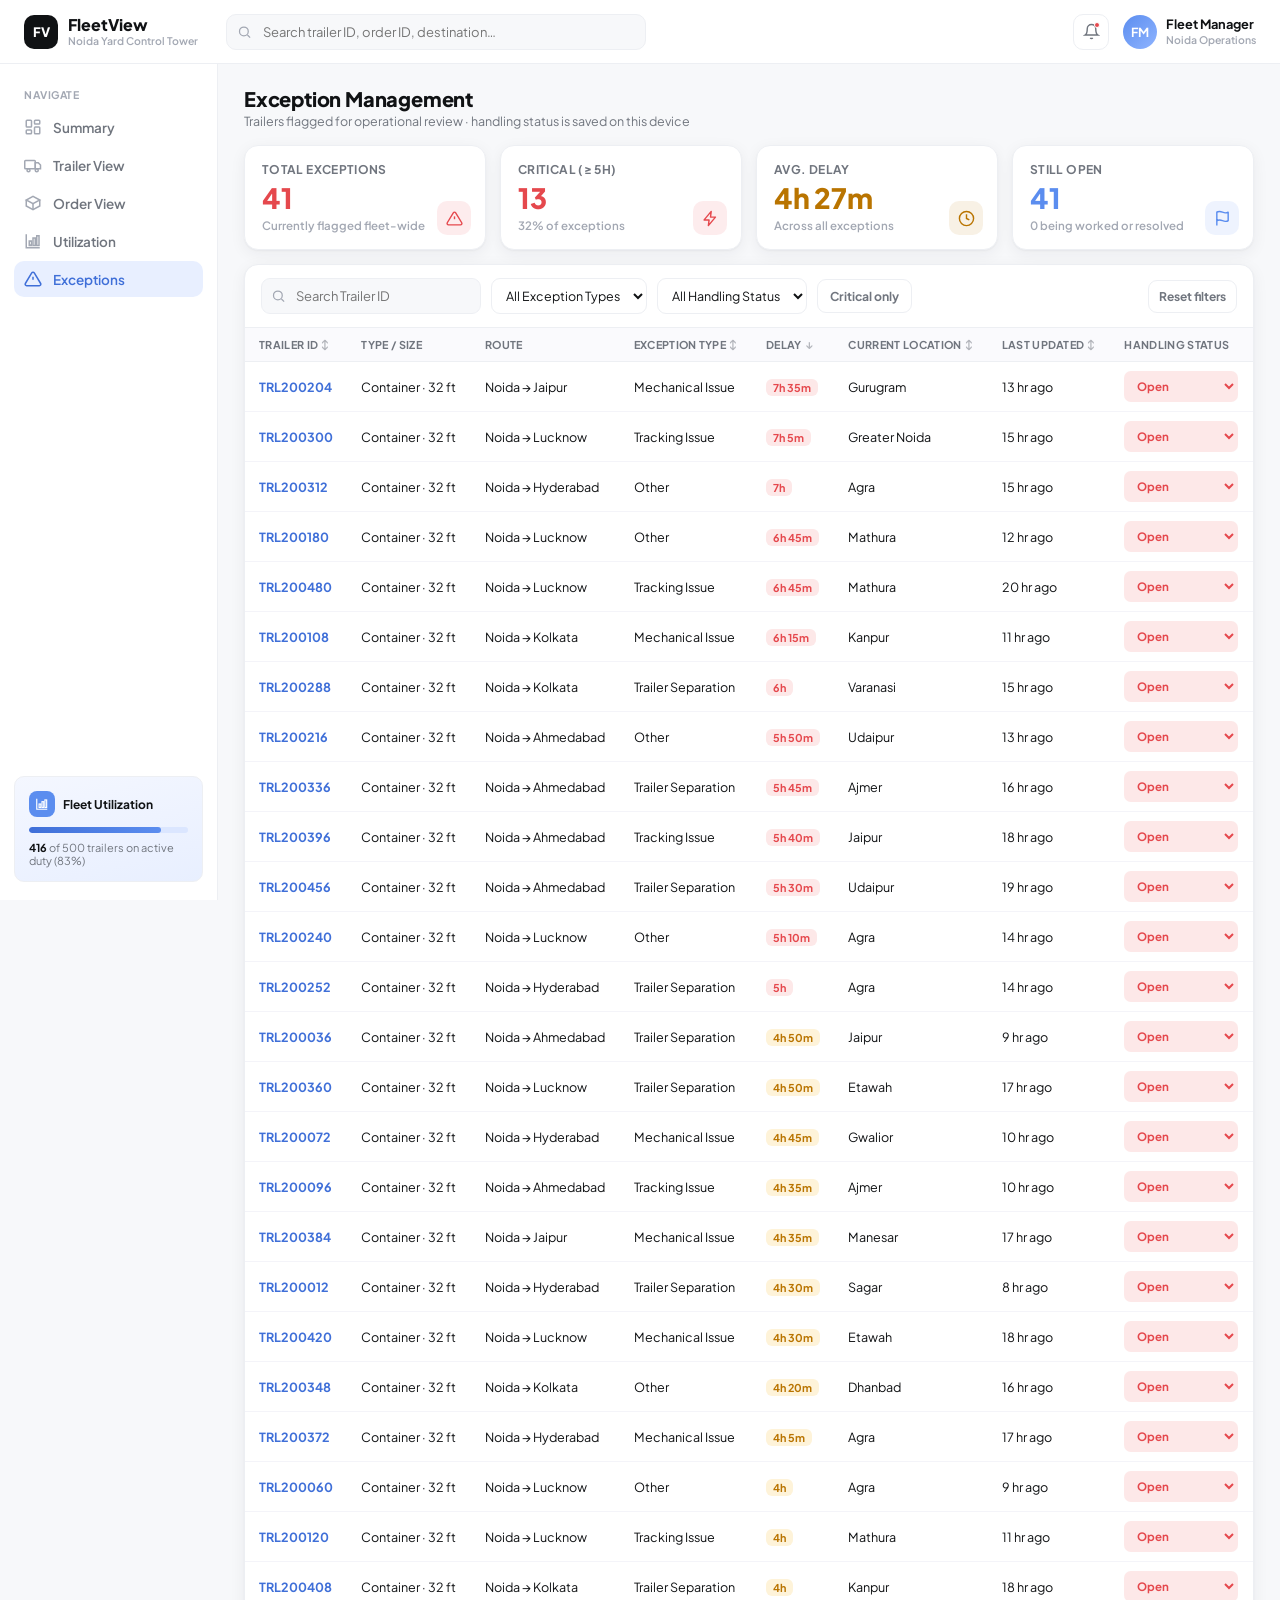
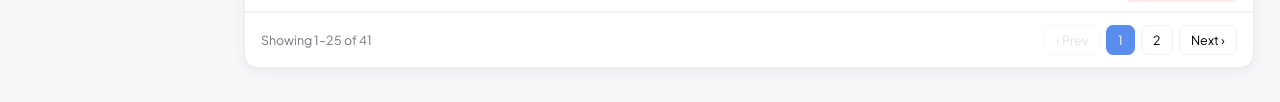
<file: exceptions.html>
<!DOCTYPE html>
<html lang="en">
<head>
<meta charset="UTF-8">
<title>Exceptions — FleetView</title>
<meta name="viewport" content="width=device-width, initial-scale=1.0">
<link rel="preconnect" href="https://fonts.googleapis.com">
<link rel="preconnect" href="https://fonts.gstatic.com" crossorigin>
<link href="https://fonts.googleapis.com/css2?family=Plus+Jakarta+Sans:wght@400;500;600;700;800&display=swap" rel="stylesheet">
<link rel="stylesheet" href="assets/style.css">
</head>
<body data-page="exceptions">
<header id="topbar"></header>
<div class="app-shell">
<nav id="sidebar-nav"></nav>

<main id="main">
  <div class="page-header">
    <div>
      <h1 class="page-title">Exception Management</h1>
      <div class="page-sub">Trailers flagged for operational review · handling status is saved on this device</div>
    </div>
  </div>

  <div class="kpi-row kpi-row-4" id="exc-kpi-row"></div>

  <div class="panel">
    <div class="toolbar">
      <div class="search-box">
        <svg class="search-icon" viewBox="0 0 24 24" fill="none" stroke="currentColor" stroke-width="2"><circle cx="11" cy="11" r="7"/><path d="M21 21l-4.3-4.3"/></svg>
        <input id="search-input" type="text" placeholder="Search Trailer ID" autocomplete="off">
      </div>
      <select class="select" id="filter-type">
        <option value="">All Exception Types</option>
      </select>
      <select class="select" id="filter-handling">
        <option value="">All Handling Status</option>
        <option value="open">Open</option>
        <option value="investigating">Investigating</option>
        <option value="resolved">Resolved</option>
      </select>
      <button class="chip-toggle" id="filter-critical">Critical only</button>
      <span class="spacer"></span>
      <button class="btn-reset" id="btn-reset">Reset filters</button>
    </div>

    <div class="table-scroll">
      <table>
        <thead>
          <tr id="thead-row"></tr>
        </thead>
        <tbody id="table-body"></tbody>
      </table>
    </div>

    <div class="pagination">
      <div id="pagination-info"></div>
      <div class="pagination-btns" id="pagination-btns"></div>
    </div>
  </div>
</main>
</div>

<script src="assets/data.js"></script>
<script src="assets/app.js"></script>
<script src="assets/exceptions.js"></script>
</body>
</html>
</file>
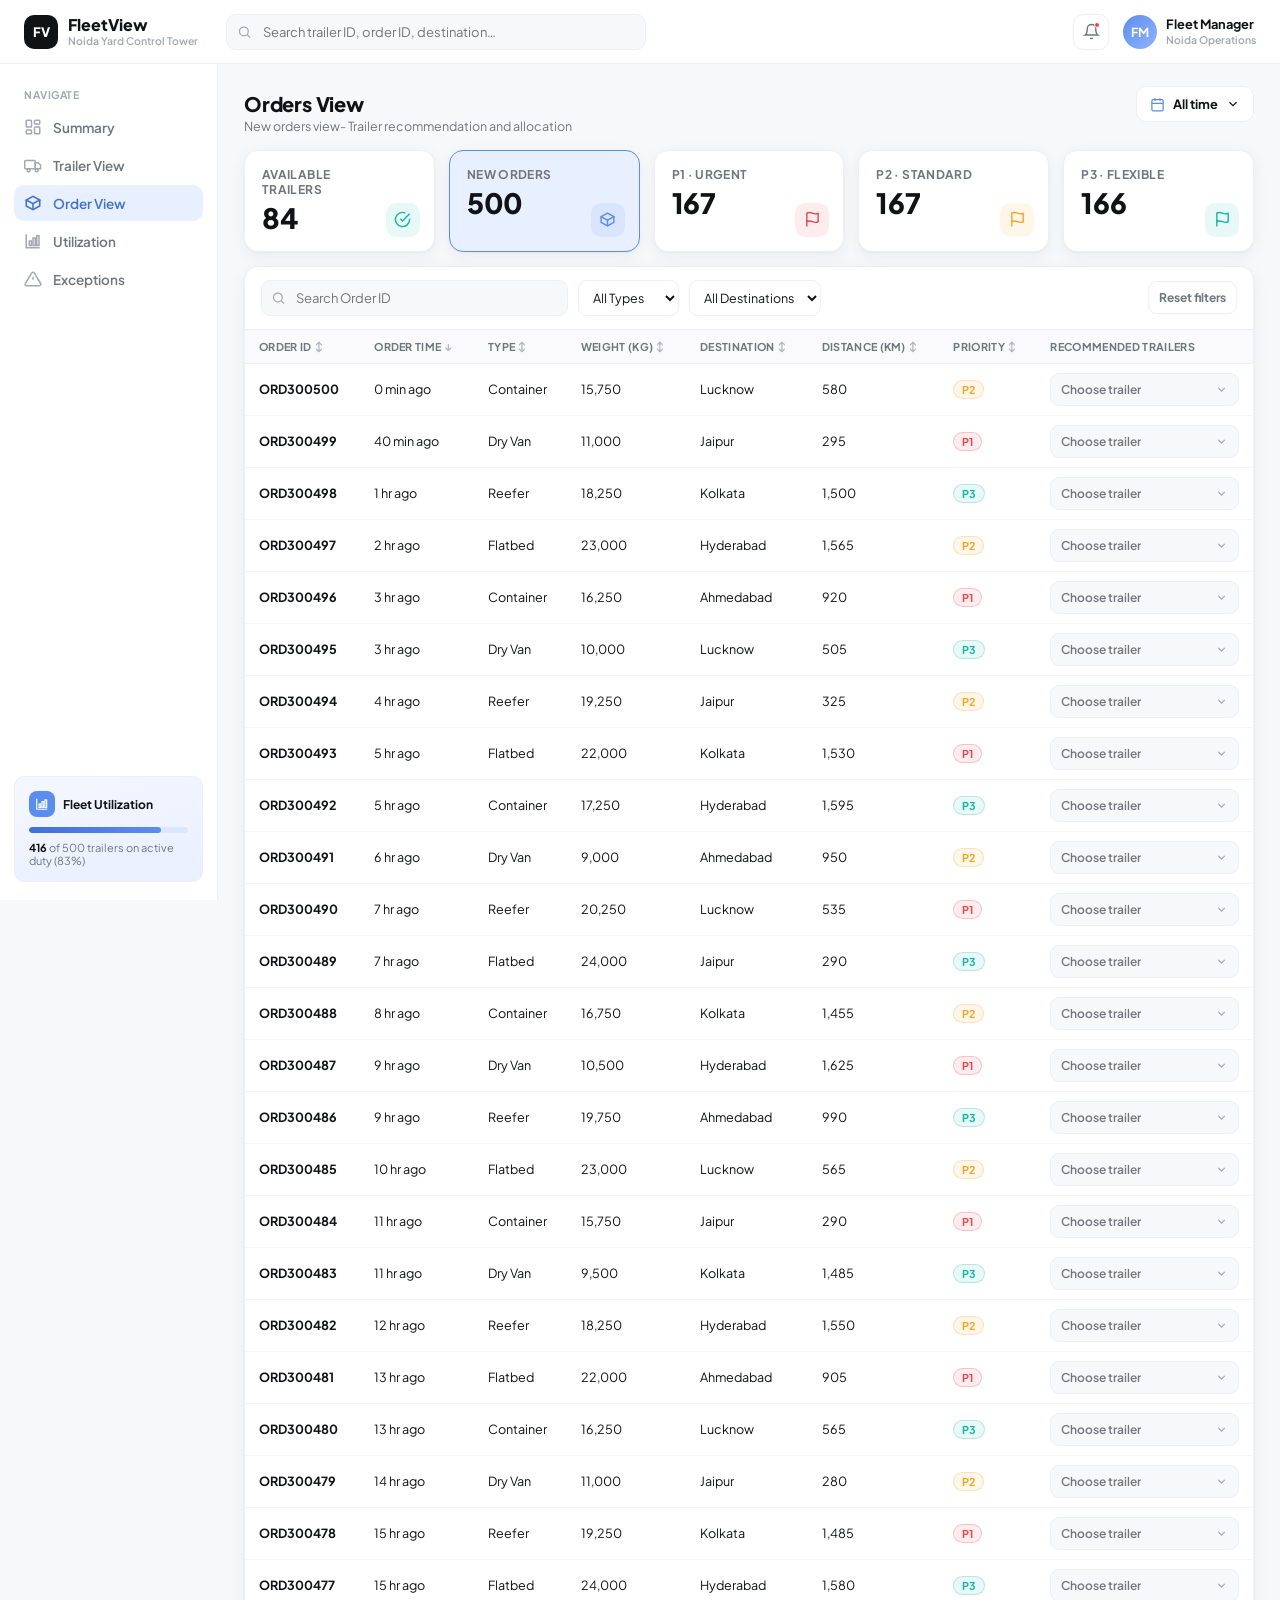
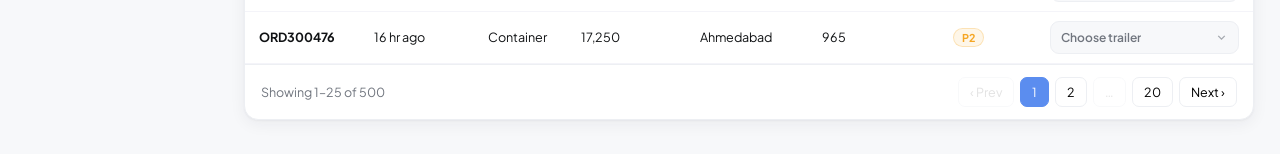
<file: orders.html>
<!DOCTYPE html>
<html lang="en">
<head>
<meta charset="UTF-8">
<title>Order View — FleetView</title>
<meta name="viewport" content="width=device-width, initial-scale=1.0">
<link rel="preconnect" href="https://fonts.googleapis.com">
<link rel="preconnect" href="https://fonts.gstatic.com" crossorigin>
<link href="https://fonts.googleapis.com/css2?family=Plus+Jakarta+Sans:wght@400;500;600;700;800&display=swap" rel="stylesheet">
<link rel="stylesheet" href="assets/style.css">
</head>
<body data-page="orders">
<header id="topbar"></header>
<div class="app-shell">
<nav id="sidebar-nav"></nav>

<main id="main">
  <div class="page-header">
    <div>
      <h1 class="page-title">Orders View</h1>
      <div class="page-sub">New orders view- Trailer recommendation and allocation</div>
    </div>
    <div id="date-slicer"></div>
  </div>

  <div class="kpi-row kpi-row-5" id="orders-kpi-row"></div>

  <div class="panel">
    <div class="toolbar">
      <div class="search-box">
        <svg class="search-icon" viewBox="0 0 24 24" fill="none" stroke="currentColor" stroke-width="2"><circle cx="11" cy="11" r="7"/><path d="M21 21l-4.3-4.3"/></svg>
        <input id="search-input" type="text" placeholder="Search Order ID" autocomplete="off">
      </div>
      <select class="select" id="filter-type">
        <option value="">All Types</option>
      </select>
      <select class="select" id="filter-destination">
        <option value="">All Destinations</option>
      </select>
      <span class="spacer"></span>
      <button class="btn-reset" id="btn-reset">Reset filters</button>
    </div>

    <div class="table-scroll">
      <table>
        <thead>
          <tr id="thead-row"></tr>
        </thead>
        <tbody id="table-body"></tbody>
      </table>
    </div>

    <div class="pagination">
      <div id="pagination-info"></div>
      <div class="pagination-btns" id="pagination-btns"></div>
    </div>
  </div>
</main>
</div>

<script src="assets/data.js"></script>
<script src="assets/recommendations.js"></script>
<script src="assets/app.js"></script>
<script src="assets/orders.js"></script>
</body>
</html>
</file>
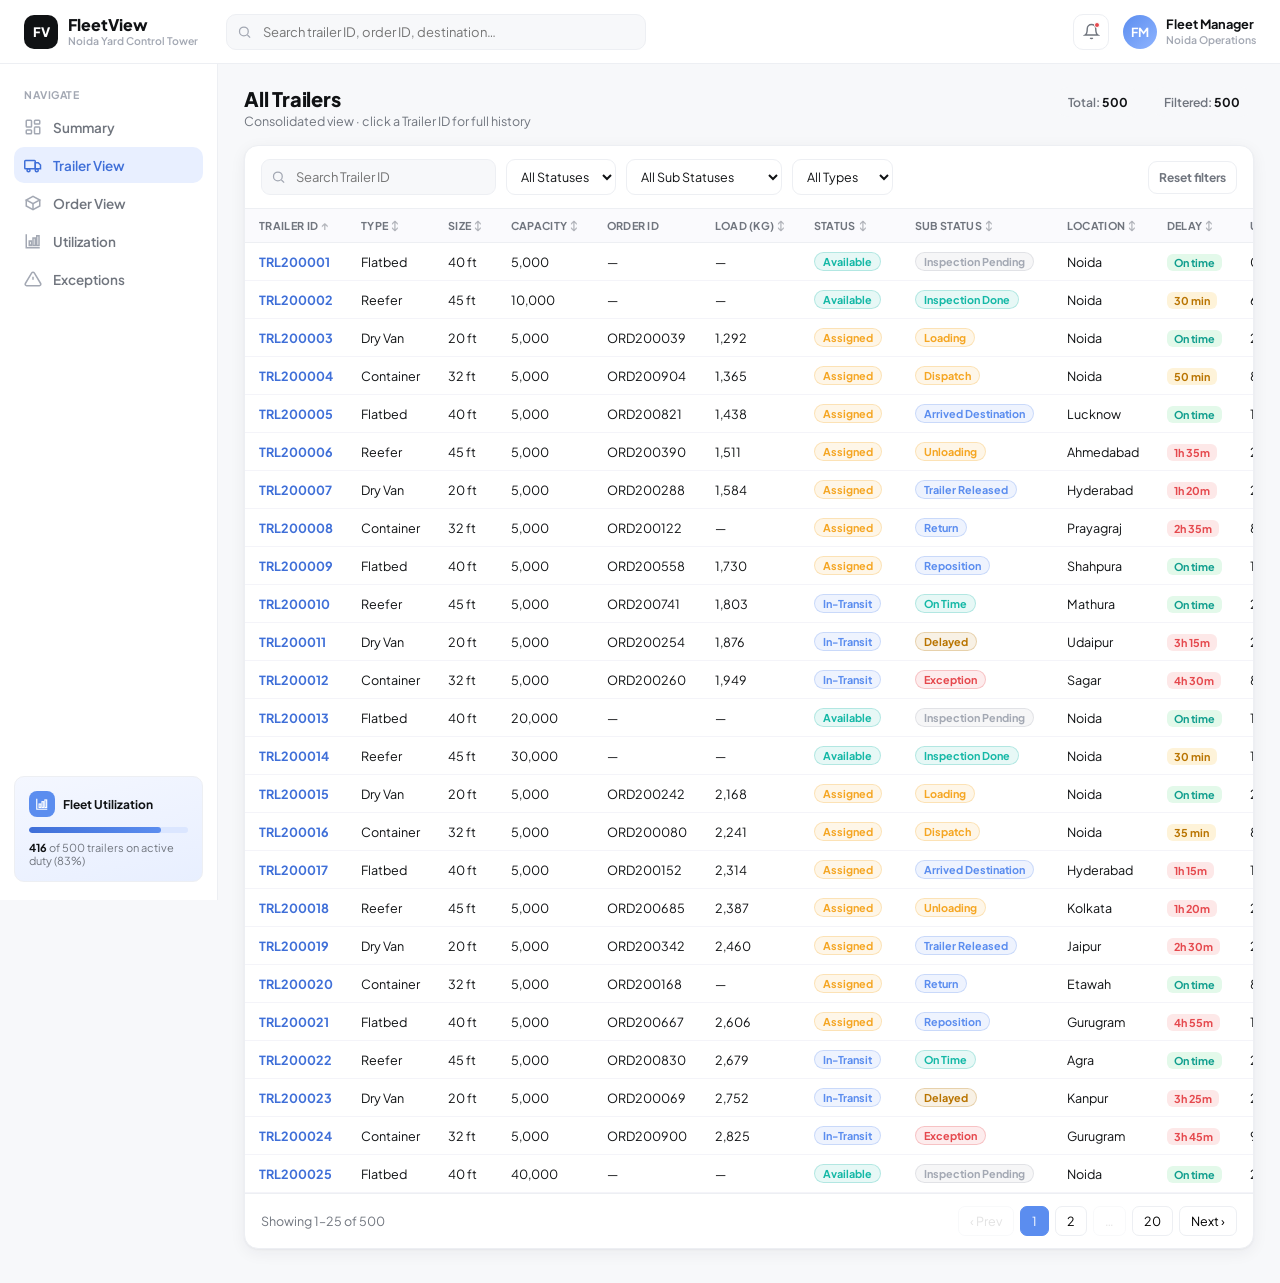
<file: trailers.html>
<!DOCTYPE html>
<html lang="en">
<head>
<meta charset="UTF-8">
<title>Trailer View — FleetView</title>
<meta name="viewport" content="width=device-width, initial-scale=1.0">
<link rel="preconnect" href="https://fonts.googleapis.com">
<link rel="preconnect" href="https://fonts.gstatic.com" crossorigin>
<link href="https://fonts.googleapis.com/css2?family=Plus+Jakarta+Sans:wght@400;500;600;700;800&display=swap" rel="stylesheet">
<link rel="stylesheet" href="assets/style.css">
</head>
<body data-page="trailers">
<header id="topbar"></header>
<div class="app-shell">
<nav id="sidebar-nav"></nav>

<main id="main">
  <div class="page-header">
    <div>
      <h1 class="page-title">All Trailers</h1>
      <div class="page-sub">Consolidated view · click a Trailer ID for full history</div>
    </div>
    <div style="display:flex;gap:8px">
      <span class="count-pill">Total: <b>500</b></span>
      <span class="count-pill">Filtered: <b id="filtered-count">500</b></span>
    </div>
  </div>

  <div class="panel">
    <div class="toolbar">
      <div class="search-box">
        <svg class="search-icon" viewBox="0 0 24 24" fill="none" stroke="currentColor" stroke-width="2"><circle cx="11" cy="11" r="7"/><path d="M21 21l-4.3-4.3"/></svg>
        <input id="search-input" type="text" placeholder="Search Trailer ID" autocomplete="off">
      </div>
      <select class="select" id="filter-status">
        <option value="">All Statuses</option>
      </select>
      <select class="select" id="filter-sub">
        <option value="">All Sub Statuses</option>
      </select>
      <select class="select" id="filter-type">
        <option value="">All Types</option>
      </select>
      <span class="spacer"></span>
      <button class="btn-reset" id="btn-reset">Reset filters</button>
    </div>

    <div class="table-scroll">
      <table id="trailers-table">
        <colgroup id="thead-colgroup"></colgroup>
        <thead>
          <tr id="thead-row"></tr>
        </thead>
        <tbody id="table-body"></tbody>
      </table>
    </div>

    <div class="pagination">
      <div id="pagination-info"></div>
      <div class="pagination-btns" id="pagination-btns"></div>
    </div>
  </div>
</main>
</div>

<script src="assets/data.js"></script>
<script src="assets/app.js"></script>
<script src="assets/trailers.js"></script>
</body>
</html>
</file>
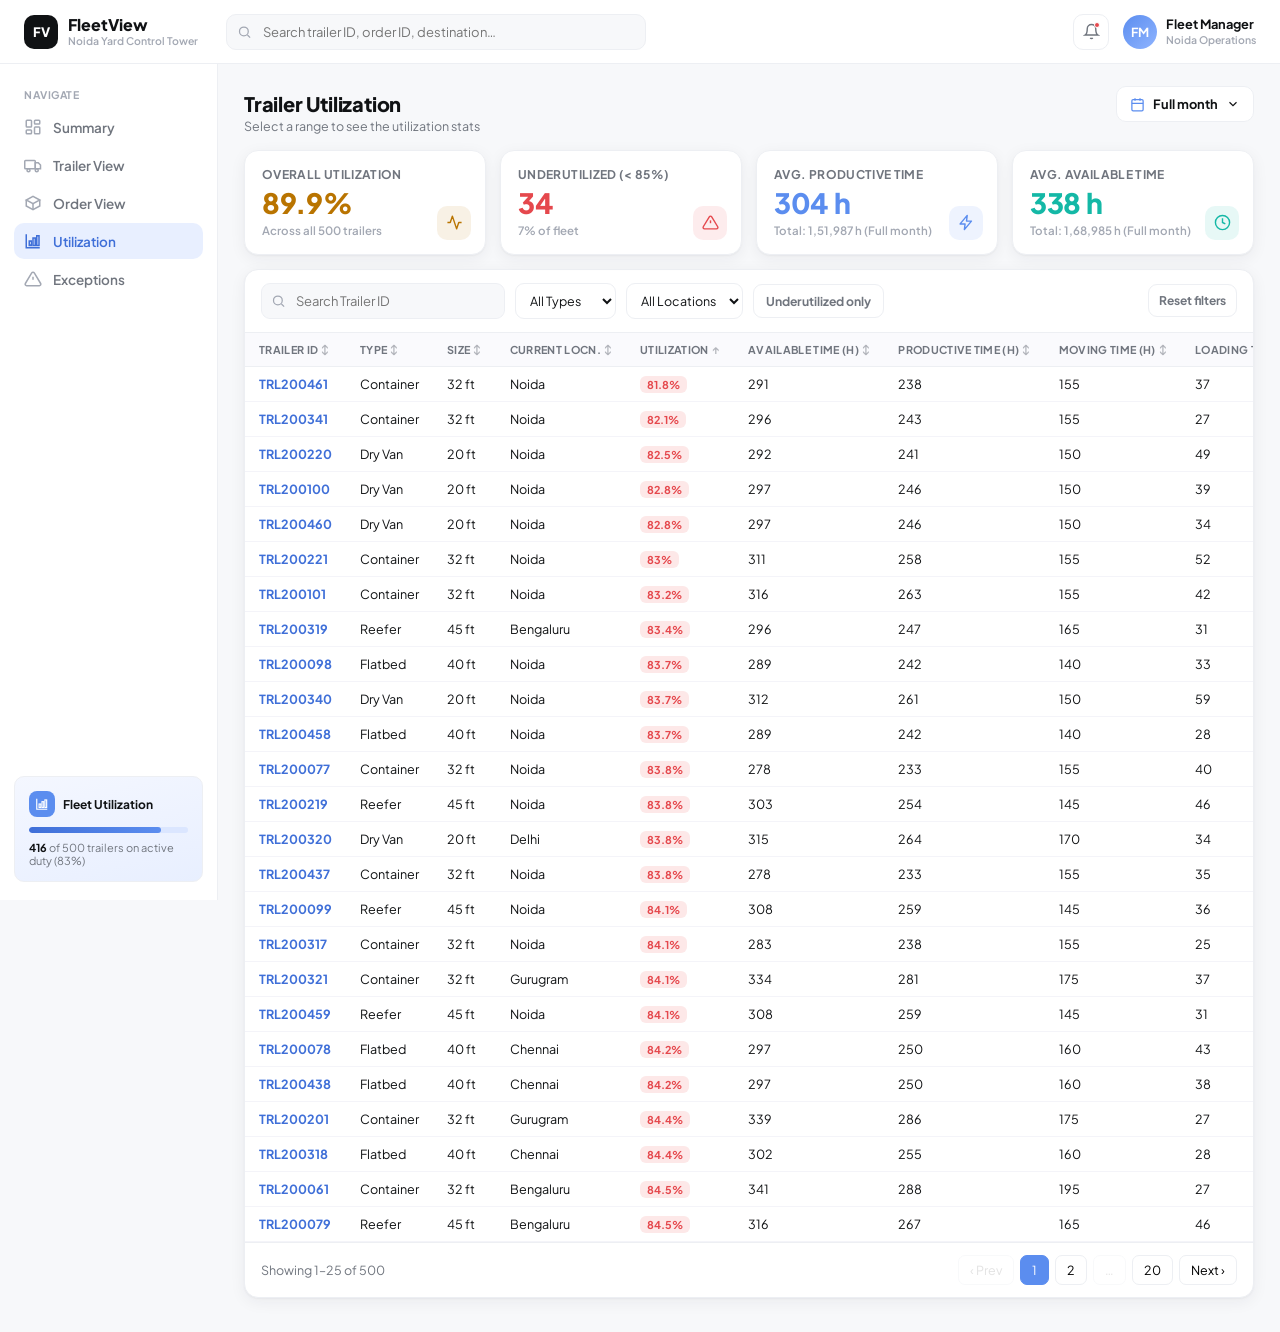
<file: utilization.html>
<!DOCTYPE html>
<html lang="en">
<head>
<meta charset="UTF-8">
<title>Utilization — FleetView</title>
<meta name="viewport" content="width=device-width, initial-scale=1.0">
<link rel="preconnect" href="https://fonts.googleapis.com">
<link rel="preconnect" href="https://fonts.gstatic.com" crossorigin>
<link href="https://fonts.googleapis.com/css2?family=Plus+Jakarta+Sans:wght@400;500;600;700;800&display=swap" rel="stylesheet">
<link rel="stylesheet" href="assets/style.css">
</head>
<body data-page="utilization">
<header id="topbar"></header>
<div class="app-shell">
<nav id="sidebar-nav"></nav>

<main id="main">
  <div class="page-header">
    <div>
      <h1 class="page-title">Trailer Utilization</h1>
      <div class="page-sub">Select a range to see the utilization stats</div>
    </div>
    <div id="date-slicer"></div>
  </div>

  <div class="kpi-row kpi-row-4" id="util-kpi-row"></div>

  <div class="panel">
    <div class="toolbar">
      <div class="search-box">
        <svg class="search-icon" viewBox="0 0 24 24" fill="none" stroke="currentColor" stroke-width="2"><circle cx="11" cy="11" r="7"/><path d="M21 21l-4.3-4.3"/></svg>
        <input id="search-input" type="text" placeholder="Search Trailer ID" autocomplete="off">
      </div>
      <select class="select" id="filter-type">
        <option value="">All Types</option>
      </select>
      <select class="select" id="filter-location">
        <option value="">All Locations</option>
      </select>
      <button class="chip-toggle" id="filter-low">Underutilized only</button>
      <span class="spacer"></span>
      <button class="btn-reset" id="btn-reset">Reset filters</button>
    </div>

    <div class="table-scroll">
      <table>
        <thead>
          <tr id="thead-row"></tr>
        </thead>
        <tbody id="table-body"></tbody>
      </table>
    </div>

    <div class="pagination">
      <div id="pagination-info"></div>
      <div class="pagination-btns" id="pagination-btns"></div>
    </div>
  </div>
</main>
</div>

<script src="assets/data.js"></script>
<script src="assets/utilization.js"></script>
<script src="assets/app.js"></script>
<script src="assets/utilization-page.js"></script>
</body>
</html>
</file>
<file: assets/style.css>
:root {
  --bg: #f7f8fa;
  --panel: #ffffff;
  --border: #edeff3;
  --border-strong: #e1e4ea;
  --text: #101214;
  --text-muted: #70757e;
  --text-faint: #a3a8b3;
  --accent: #5b8def;
  --accent-dark: #3f6fd8;
  --accent-soft: #e8efff;
  --radius: 14px;
  --radius-sm: 10px;
  --shadow: 0 1px 2px rgba(30, 32, 51, 0.04), 0 4px 16px rgba(30, 32, 51, 0.06);
}

* { box-sizing: border-box; }
html { height: 100%; }
body {
  margin: 0;
  min-height: 100%;
  background: var(--bg);
  color: var(--text);
  font-family: "Plus Jakarta Sans", Inter, -apple-system, BlinkMacSystemFont, Arial, sans-serif;
  font-size: 14px;
  display: flex;
  flex-direction: column;
}

/* -------- Topbar -------- */
#topbar {
  height: 64px; flex: 0 0 64px;
  background: var(--panel); border-bottom: 1px solid var(--border);
  display: flex; align-items: center; gap: 20px;
  padding: 0 24px; position: sticky; top: 0; z-index: 100;
}
.tb-brand { display: flex; align-items: center; gap: 10px; text-decoration: none; color: inherit; flex: 0 0 auto; }
.tb-brand-mark {
  width: 34px; height: 34px; border-radius: 10px;
  background: #101214;
  display: flex; align-items: center; justify-content: center;
  font-weight: 800; font-size: 13px; color: white; flex: 0 0 auto;
}
.tb-brand-text { font-weight: 800; font-size: 16px; color: var(--text); line-height: 1.1; }
.tb-brand-sub { font-size: 10.5px; color: var(--text-faint); font-weight: 600; }
.tb-search { flex: 1; max-width: 420px; position: relative; margin-left: 8px; }
.tb-search input {
  width: 100%; padding: 9px 14px 9px 36px; border: 1px solid var(--border); border-radius: 10px;
  background: var(--bg); font-size: 13px; font-family: inherit; color: var(--text);
}
.tb-search input:focus { outline: none; border-color: var(--accent); background: #fff; box-shadow: 0 0 0 3px var(--accent-soft); }
.tb-search svg { position: absolute; left: 11px; top: 50%; transform: translateY(-50%); width: 15px; height: 15px; color: var(--text-faint); }
.tb-right { display: flex; align-items: center; gap: 14px; margin-left: auto; flex: 0 0 auto; }
.tb-icon-btn {
  width: 36px; height: 36px; border-radius: 10px; border: 1px solid var(--border); background: #fff;
  display: flex; align-items: center; justify-content: center; color: var(--text-muted); position: relative; cursor: pointer;
}
.tb-icon-btn svg { width: 17px; height: 17px; }
.tb-icon-btn .dot-badge { position: absolute; top: 7px; right: 8px; width: 6px; height: 6px; border-radius: 50%; background: #e5484d; border: 1.5px solid #fff; }
.tb-user { display: flex; align-items: center; gap: 9px; cursor: default; }
.tb-avatar {
  width: 34px; height: 34px; border-radius: 50%; background: linear-gradient(135deg, #5b8def, #8fb4ff);
  color: #fff; display: flex; align-items: center; justify-content: center; font-weight: 700; font-size: 12.5px;
}
.tb-user-name { font-size: 12.8px; font-weight: 700; line-height: 1.2; }
.tb-user-role { font-size: 10.5px; color: var(--text-faint); font-weight: 600; }

/* -------- App shell -------- */
.app-shell { display: flex; flex: 1; min-height: 0; }

/* -------- Sidebar -------- */
#sidebar-nav {
  width: 218px;
  flex: 0 0 218px;
  background: var(--panel);
  border-right: 1px solid var(--border);
  color: var(--text);
  display: flex;
  flex-direction: column;
  padding: 18px 14px;
  position: sticky;
  top: 64px;
  align-self: flex-start;
  min-height: calc(100vh - 64px);
}
.nav-section-label {
  font-size: 10.5px; font-weight: 700; text-transform: uppercase; letter-spacing: .05em;
  color: var(--text-faint); padding: 6px 10px 8px;
}
.nav-items { display: flex; flex-direction: column; gap: 2px; }
.nav-item {
  display: flex; align-items: center; gap: 11px;
  padding: 9px 10px; border-radius: 10px;
  color: var(--text-muted); text-decoration: none; font-size: 13.5px; font-weight: 600;
  position: relative;
}
.nav-item:hover:not(.disabled) { background: #f4f6fa; color: var(--text); }
.nav-item.active { background: var(--accent-soft); color: var(--accent-dark); }
.nav-item.active .nav-icon { color: var(--accent-dark); }
.nav-item.disabled { color: var(--text-faint); cursor: default; }
.nav-icon { width: 18px; height: 18px; display: inline-flex; color: var(--text-faint); }
.nav-icon svg { width: 100%; height: 100%; }
.nav-item.active .nav-icon svg, .nav-item:hover:not(.disabled) .nav-icon svg { color: inherit; }
.soon { margin-left: auto; font-size: 9.5px; background: #f1f3f7; padding: 2px 7px; border-radius: 20px; color: var(--text-faint); font-weight: 700; }

.nav-widget {
  margin-top: auto; border: 1px solid var(--border); border-radius: var(--radius-sm);
  padding: 14px; background: linear-gradient(165deg, #f4f7ff, #e8efff);
}
.nav-widget-top { display: flex; align-items: center; gap: 8px; margin-bottom: 10px; }
.nav-widget-icon {
  width: 26px; height: 26px; border-radius: 8px; background: var(--accent); color: #fff;
  display: flex; align-items: center; justify-content: center; flex: 0 0 auto;
}
.nav-widget-icon svg { width: 14px; height: 14px; }
.nav-widget-title { font-size: 12px; font-weight: 700; color: var(--text); }
.nav-widget-track { height: 6px; background: #dbe6ff; border-radius: 4px; overflow: hidden; margin-bottom: 8px; }
.nav-widget-fill { height: 100%; background: linear-gradient(90deg, var(--accent-dark), var(--accent)); border-radius: 4px; }
.nav-widget-caption { font-size: 11px; color: var(--text-muted); }
.nav-widget-caption b { color: var(--text); }

/* -------- Main -------- */
#main {
  flex: 1;
  min-width: 0;
  padding: 22px 26px 34px;
}
.page-header { display: flex; align-items: baseline; justify-content: space-between; margin-bottom: 16px; flex-wrap: wrap; gap: 10px; }
.page-title { font-size: 20px; font-weight: 800; margin: 0; letter-spacing: -.01em; }
.page-sub { color: var(--text-muted); font-size: 12.5px; margin-top: 2px; }

.hero-banner {
  position: relative; border-radius: var(--radius); overflow: hidden;
  height: 176px; margin-bottom: 16px;
  background-image: url('images/hero.jpg');
  background-size: cover; background-position: center 78%;
  display: flex; align-items: flex-end;
  box-shadow: var(--shadow);
}
.hero-overlay {
  position: absolute; inset: 0;
  background:
    linear-gradient(180deg, rgba(60,50,120,0.18) 0%, rgba(45,38,100,0.22) 45%, rgba(20,16,52,0.68) 100%),
    linear-gradient(90deg, rgba(30,24,70,0.22) 0%, rgba(30,24,70,0.02) 55%);
}
.hero-content { position: relative; z-index: 1; padding: 18px 26px; display: flex; align-items: flex-end; justify-content: space-between; width: 100%; gap: 16px; flex-wrap: wrap; }
.hero-content .page-title { color: #fff; text-shadow: 0 1px 6px rgba(0,0,0,0.35); font-size: 22px; }
.hero-content .page-sub { color: #e4e3f7; }
.hero-stats { display: flex; gap: 22px; }
.hero-stat { text-align: right; }
.hero-stat-value { color: #fff; font-size: 20px; font-weight: 800; line-height: 1.1; }
.hero-stat-label { color: #d9d7f5; font-size: 10.5px; font-weight: 600; text-transform: uppercase; letter-spacing: .04em; margin-top: 2px; }

.panel {
  background: var(--panel);
  border: 1px solid var(--border);
  border-radius: var(--radius);
  box-shadow: var(--shadow);
}

/* -------- KPI header buttons -------- */
.kpi-row { display: grid; grid-template-columns: repeat(3, 1fr); gap: 14px; margin-bottom: 14px; }
.kpi-card {
  padding: 16px 17px; cursor: pointer; user-select: none; position: relative;
  min-height: 92px; padding-right: 60px;
  transition: box-shadow .15s, border-color .15s;
}
.kpi-card:hover { box-shadow: 0 6px 18px rgba(30,32,51,0.09); }
.kpi-card.open { border-color: var(--accent); }
.kpi-label { font-size: 12px; color: var(--text-muted); font-weight: 700; text-transform: uppercase; letter-spacing: .03em; }
.kpi-value { font-size: 28px; font-weight: 800; margin-top: 3px; letter-spacing: -.01em; }
.kpi-subvalue { font-size: 11.5px; color: var(--text-faint); font-weight: 600; margin-top: 3px; }
.kpi-progress { margin-top: 10px; max-width: calc(100% - 6px); }
.kpi-progress .mini-bar-track { height: 5px; }
.kpi-progress-label { font-size: 11px; color: var(--text-faint); font-weight: 600; margin-top: 5px; }
.kpi-dot { width: 9px; height: 9px; border-radius: 50%; }
.kpi-chevron { position: absolute; top: 14px; right: 14px; transition: transform .15s; color: var(--text-faint); }
.kpi-icon-badge {
  width: 34px; height: 34px; border-radius: 10px; display: flex; align-items: center; justify-content: center;
  position: absolute; right: 14px; bottom: 14px;
}
.kpi-icon-badge svg { width: 17px; height: 17px; }
.kpi-card-body { display: flex; flex-direction: column; }
.kpi-card.open .kpi-chevron { transform: rotate(180deg); }
.kpi-sub-list { margin-top: 11px; padding-top: 11px; border-top: 1px dashed var(--border); display: none; }
.kpi-card.open .kpi-sub-list { display: block; }
.kpi-sub-row { display: flex; align-items: center; justify-content: space-between; padding: 5px 2px; font-size: 12.5px; border-radius: 6px; }
.kpi-sub-row:hover { background: var(--bg); }
.kpi-sub-row .dot { width: 8px; height: 8px; border-radius: 50%; margin-right: 8px; display: inline-block; }
.kpi-sub-name { display: flex; align-items: center; color: var(--text); }
.kpi-sub-count { font-weight: 700; }

/* -------- Content grid: order summary + map -------- */
.content-grid { display: grid; grid-template-columns: 290px 1fr; gap: 14px; align-items: stretch; }
@media (max-width: 1100px) { .content-grid { grid-template-columns: 1fr; } }

.panel-title-row { display: flex; align-items: center; justify-content: space-between; padding: 13px 16px; border-bottom: 1px solid var(--border); }
.panel-title { font-weight: 800; font-size: 13.5px; }
.panel-body { padding: 13px 16px; }

.stat-line { display: flex; justify-content: space-between; align-items: center; gap: 10px; padding: 7px 2px; border-bottom: 1px solid #f4f4f9; font-size: 12.8px; }
.stat-line:last-child { border-bottom: none; }
.stat-line span:first-child { min-width: 0; }
.stat-line .n { font-weight: 700; white-space: nowrap; flex: 0 0 auto; }

.mini-bars { display: flex; flex-direction: column; gap: 8px; margin-top: 4px; }
.mini-bar-row { font-size: 12px; }
.mini-bar-label { display: flex; justify-content: space-between; margin-bottom: 3px; color: var(--text-muted); }
.mini-bar-track { height: 6px; background: #f0f0f7; border-radius: 4px; overflow: hidden; }
.mini-bar-fill { height: 100%; border-radius: 4px; }

.coverage-list { display: flex; flex-direction: column; }
.coverage-row {
  display: flex; align-items: center; justify-content: space-between; gap: 8px;
  padding: 7px 2px; border-bottom: 1px solid #f4f4f9; font-size: 12.2px;
}
.coverage-row:last-child { border-bottom: none; }
.coverage-type { font-weight: 700; color: var(--text); flex: 1; min-width: 0; }
.coverage-mid { color: var(--text-muted); flex: 0 0 auto; white-space: nowrap; }
.coverage-avail { font-weight: 700; flex: 0 0 auto; white-space: nowrap; color: var(--text); }
.coverage-avail.critical { color: #e5484d; }

/* -------- Map (Leaflet) -------- */
.map-wrap { position: relative; display: flex; flex-direction: column; }
.dot { width: 8px; height: 8px; border-radius: 50%; display: inline-block; }

.map-tabs { display: flex; gap: 20px; padding: 0 16px; border-bottom: 1px solid var(--border); overflow-x: auto; }
.map-tab {
  padding: 11px 1px; font-size: 12.8px; font-weight: 700; color: var(--text-muted);
  border-bottom: 2px solid transparent; cursor: pointer; display: flex; align-items: center; gap: 7px;
  white-space: nowrap; user-select: none;
}
.map-tab:hover { color: var(--text); }
.map-tab .count-chip {
  font-size: 10.8px; background: #f1f3f7; padding: 1px 7px; border-radius: 20px;
  color: var(--text-muted); font-weight: 700;
}
.map-tab.active { color: var(--accent-dark); border-bottom-color: var(--accent); }
.map-tab.active .count-chip { background: var(--accent-soft); color: var(--accent-dark); }

.leaflet-map-wrap { position: relative; flex: 1; display: flex; }
#leaflet-map { width: 100%; flex: 1; min-height: 360px; border-radius: 0 0 var(--radius) var(--radius); background: #eef0f5; }
.map-floating-legend {
  position: absolute; bottom: 14px; left: 14px; background: rgba(255,255,255,0.96);
  border: 1px solid var(--border); border-radius: 10px; padding: 8px 12px; font-size: 11.5px;
  box-shadow: 0 2px 10px rgba(30,32,51,.12); z-index: 500; display: flex; gap: 12px;
}
.map-floating-legend span { display: flex; align-items: center; gap: 5px; color: var(--text-muted); font-weight: 600; }

.trailer-badge {
  border-radius: 50%; display: flex; align-items: center; justify-content: center;
  color: #fff; font-weight: 700; border: 2px solid #fff; box-shadow: 0 2px 6px rgba(30,32,51,.35);
}
.map-popup-title { font-weight: 800; font-size: 12.8px; margin-bottom: 5px; }
.map-popup-list { display: flex; flex-direction: column; }
.map-popup-list a { padding: 2px 0; color: var(--accent-dark); text-decoration: none; font-size: 12px; font-weight: 700; }
.map-popup-list a:hover { text-decoration: underline; }
.map-popup-more { font-size: 11px; color: var(--text-muted); margin-top: 4px; }
.leaflet-popup-content-wrapper { border-radius: 10px; font-family: "Plus Jakarta Sans", sans-serif; }

/* -------- Bottom row on summary -------- */
.bottom-grid { display: grid; grid-template-columns: 1.2fr 1fr 1fr; gap: 14px; margin-top: 14px; }
@media (max-width: 1200px) { .bottom-grid { grid-template-columns: 1fr 1fr; } }
@media (max-width: 800px) { .bottom-grid { grid-template-columns: 1fr; } }

table { width: 100%; min-width: max-content; border-collapse: collapse; }
thead th {
  text-align: left; font-size: 10.8px; text-transform: uppercase; letter-spacing: .03em;
  color: var(--text-muted); font-weight: 700; padding: 10px 14px; border-bottom: 1px solid var(--border);
  background: #fafafd; position: sticky; top: 0; z-index: 1;
  white-space: nowrap;
}
tbody td {
  padding: 9px 14px; border-bottom: 1px solid #f4f4f9; font-size: 12.6px; vertical-align: middle;
  white-space: nowrap;
}
tbody tr:hover { background: #fafafd; }
.link { color: var(--accent-dark); font-weight: 700; text-decoration: none; cursor: pointer; }
.link:hover { text-decoration: underline; }

.badge {
  display: inline-block; font-size: 10.8px; font-weight: 700; padding: 2px 8px;
  border-radius: 20px; border: 1px solid; margin-right: 5px; white-space: nowrap;
}
.badge-sub { font-weight: 600; }

.delay-tag { font-size: 10.8px; font-weight: 700; padding: 2px 7px; border-radius: 6px; white-space: nowrap; }
.delay-ok { background: #e3f9ea; color: #0f9e8e; }
.delay-bad { background: #fde8e8; color: #e5484d; }
.delay-mid { background: #fef3d9; color: #b97400; }

/* -------- Trailers page -------- */
.toolbar {
  display: flex; align-items: center; gap: 10px; padding: 13px 16px; flex-wrap: wrap;
  border-bottom: 1px solid var(--border);
}
.search-box { position: relative; flex: 1; min-width: 220px; max-width: 340px; }
.search-box input {
  width: 100%; padding: 9px 12px 9px 34px; border: 1px solid var(--border); border-radius: 9px;
  font-size: 13px; background: var(--bg); font-family: inherit; color: var(--text);
}
.search-box input:focus { outline: none; border-color: var(--accent); background: #fff; box-shadow: 0 0 0 3px var(--accent-soft); }
.search-icon { position: absolute; left: 10px; top: 50%; transform: translateY(-50%); color: var(--text-faint); width: 15px; height: 15px; }
.select {
  padding: 8px 10px; border: 1px solid var(--border); border-radius: 9px; font-size: 12.5px;
  background: #fff; color: var(--text); font-family: inherit;
}
.count-pill { background: var(--bg); border-radius: 20px; padding: 7px 14px; font-size: 12.2px; font-weight: 600; color: var(--text-muted); white-space: nowrap; }
.count-pill b { color: var(--text); }
.spacer { flex: 1; }
.btn-reset {
  border: 1px solid var(--border); background: #fff; border-radius: 9px; padding: 8px 10px;
  cursor: pointer; color: var(--text-muted); font-size: 12px; font-weight: 700; font-family: inherit;
}
.btn-reset:hover { background: var(--bg); }
.table-scroll { overflow: auto; }
.pagination { display: flex; align-items: center; justify-content: space-between; padding: 12px 16px; border-top: 1px solid var(--border); font-size: 12.5px; color: var(--text-muted); }
.pagination-btns { display: flex; gap: 6px; }
.pagination-btns button {
  border: 1px solid var(--border); background: #fff; border-radius: 7px; padding: 6px 11px; cursor: pointer; font-size: 12.5px; font-family: inherit;
}
.pagination-btns button:disabled { opacity: .4; cursor: default; }
.pagination-btns button.active { background: var(--accent); color: #fff; border-color: var(--accent); }
th.sortable { cursor: pointer; user-select: none; }
th.sortable:hover { color: var(--text); }
th .sort-arrow { margin-left: 3px; opacity: .5; }

/* -------- Trailer detail page -------- */
.detail-header {
  display: flex; align-items: flex-start; justify-content: space-between; padding: 17px 20px;
  border-bottom: 1px solid var(--border); flex-wrap: wrap; gap: 12px;
}
.detail-id-row { display: flex; align-items: center; gap: 10px; flex-wrap: wrap; }
.detail-id { font-size: 21px; font-weight: 800; }
.detail-meta { color: var(--text-muted); font-size: 12.5px; margin-top: 5px; display: flex; gap: 14px; flex-wrap: wrap; }
.detail-grid { display: grid; grid-template-columns: 320px 1fr 1fr; gap: 14px; margin-top: 14px; align-items: stretch; }
.detail-grid > .panel { height: 100%; }
.detail-col-stack { display: flex; flex-direction: column; gap: 14px; height: 100%; }
@media (max-width: 1150px) { .detail-grid { grid-template-columns: 1fr; } }

.ontime-badge {
  font-size: 13px; font-weight: 800; padding: 8px 16px; border-radius: 10px; white-space: nowrap;
  display: flex; align-items: center; gap: 7px;
}
.ontime-badge .dot { width: 8px; height: 8px; border-radius: 50%; background: currentColor; }

.timeline { padding: 17px 20px; }
.tl-item { display: flex; gap: 14px; position: relative; padding-bottom: 24px; }
.tl-item:last-child { padding-bottom: 0; }
.tl-marker-wrap { display: flex; flex-direction: column; align-items: center; }
.tl-dot { width: 16px; height: 16px; border-radius: 50%; border: 3px solid #e9e9f2; background: #fff; flex: 0 0 auto; z-index: 1; }
.tl-dot.done { background: #14b8a6; border-color: #14b8a6; }
.tl-dot.current { background: var(--accent); border-color: var(--accent); box-shadow: 0 0 0 4px var(--accent-soft); }
.tl-dot.delayed { background: #e5484d; border-color: #e5484d; }
.tl-line { width: 2px; flex: 1; background: #e9e9f2; margin-top: 2px; }
.tl-item.done .tl-line { background: #86efac; }
.tl-content { flex: 1; }
.tl-title-row { display: flex; align-items: center; gap: 8px; flex-wrap: wrap; }
.tl-title { font-weight: 700; font-size: 13.3px; }
.tl-time { font-size: 11.5px; color: var(--text-muted); margin-top: 2px; }
.tl-loc { font-size: 11.5px; color: var(--text-faint); }
.tl-pending .tl-title { color: var(--text-faint); }

.kv-list { display: flex; flex-direction: column; }
.kv-row { display: flex; justify-content: space-between; padding: 8px 2px; border-bottom: 1px solid #f4f4f9; font-size: 12.6px; gap: 10px; }
.kv-row:last-child { border-bottom: none; }
.kv-row .k { color: var(--text-muted); white-space: nowrap; }
.kv-row .v { font-weight: 700; text-align: right; }

.driver-card { display: flex; align-items: center; gap: 12px; padding: 4px 2px 14px; }
.driver-avatar {
  width: 44px; height: 44px; border-radius: 50%; background: #101214;
  color: #fff; display: flex; align-items: center; justify-content: center; font-weight: 700; font-size: 15px; flex: 0 0 auto;
}
.driver-name { font-weight: 700; font-size: 13.8px; }
.driver-rating { font-size: 11.5px; color: var(--text-muted); }

.status-strip {
  display: flex; align-items: center; gap: 10px; padding: 10px 20px;
  border-bottom: 1px solid var(--border); font-size: 12.3px; color: var(--text-muted); flex-wrap: wrap;
}
.status-strip b { color: var(--text); }

.mini-map { border-radius: 0 0 var(--radius) var(--radius); overflow: hidden; flex: 1; min-height: 180px; }
.route-map-panel { display: flex; flex-direction: column; flex: 1; min-height: 0; }

.empty-state { text-align: center; padding: 50px 20px; color: var(--text-muted); }
.empty-state svg { width: 38px; height: 38px; margin-bottom: 10px; opacity: .35; }

.alert-banner {
  display: flex; align-items: center; gap: 10px; background: #fff3e6; border: 1px solid #fcd9a8;
  color: #9a5b12; padding: 10px 16px; border-radius: 10px; font-size: 12.5px; margin-bottom: 14px;
}
.alert-banner b { font-weight: 700; }
.alert-banner svg { width: 20px; height: 20px; flex: 0 0 auto; }
.nav-icon svg { width: 18px; height: 18px; }

/* -------- Orders view -------- */
.kpi-row-5 { grid-template-columns: repeat(5, 1fr); }
@media (max-width: 1150px) { .kpi-row-5 { grid-template-columns: repeat(3, 1fr); } }
@media (max-width: 700px) { .kpi-row-5 { grid-template-columns: repeat(2, 1fr); } }
.kpi-row-4 { grid-template-columns: repeat(4, 1fr); }
@media (max-width: 1000px) { .kpi-row-4 { grid-template-columns: repeat(2, 1fr); } }
.kpi-card-flat { cursor: pointer; }
.kpi-card-flat.open { background: var(--accent-soft); border-color: var(--accent); }

.chip-toggle {
  border: 1px solid var(--border); background: #fff; border-radius: 9px; padding: 8px 12px;
  font-size: 12.2px; font-weight: 700; color: var(--text-muted); cursor: pointer; font-family: inherit; white-space: nowrap;
}
.chip-toggle:hover { background: var(--bg); }
.chip-toggle.active { background: #fde8e8; border-color: #f8c6c6; color: #e5484d; }

.row-flag { background: #fffaf5; }
.row-flag:hover { background: #fdf3ea; }
.row-resolved { opacity: .55; }
.row-resolved:hover { opacity: 1; }
.handling-select { padding: 6px 8px; border-radius: 7px; font-size: 11.5px; cursor: pointer; }

/* Trailer picker - custom button + portal popover (replaces a plain <select>) */
.trailer-pick-btn {
  display: flex; align-items: center; justify-content: space-between; gap: 10px;
  min-width: 175px; width: 100%; padding: 8px 10px; border-radius: 9px;
  border: 1.5px solid var(--border); background: var(--bg); cursor: pointer;
  font: 600 12px "Plus Jakarta Sans", sans-serif; color: var(--text-muted);
  transition: border-color .15s, background .15s, color .15s, box-shadow .15s;
}
.trailer-pick-btn:hover { border-color: var(--accent); color: var(--accent-dark); background: var(--accent-soft); box-shadow: 0 2px 8px rgba(109,93,246,.14); }
.trailer-pick-btn svg { width: 13px; height: 13px; flex: 0 0 auto; opacity: .6; transition: transform .15s; }
.trailer-pick-btn:hover svg { opacity: 1; }
.tpb-text { display: flex; align-items: center; gap: 5px; overflow: hidden; text-overflow: ellipsis; white-space: nowrap; }
.tpb-text b { font-weight: 800; }
.trailer-pick-btn.assigned {
  border-style: solid; font-weight: 700; background: #fff;
}
.trailer-pick-btn.assigned.rec-high { background: #e3f9ea; border-color: #bdeecd; color: #0f9e8e; }
.trailer-pick-btn.assigned.rec-mid { background: #fef3d9; border-color: #fbe2ad; color: #b97400; }
.trailer-pick-btn.assigned.rec-low { background: #fde8e8; border-color: #f8c6c6; color: #e5484d; }

.trailer-picker {
  position: fixed; z-index: 3000; width: 250px; padding: 8px;
  background: var(--panel); border: 1px solid var(--border); border-radius: 13px;
  box-shadow: 0 16px 44px rgba(30,32,51,.22);
}
.tp-label {
  font: 700 9.5px "IBM Plex Mono", monospace; text-transform: uppercase; letter-spacing: .05em;
  color: var(--text-faint); padding: 6px 8px 7px;
}
.tp-row {
  display: flex; align-items: center; justify-content: space-between; gap: 10px;
  width: 100%; padding: 9px 9px; border-radius: 9px; border: none; background: none; cursor: pointer;
  font-family: "Plus Jakarta Sans", sans-serif; text-align: left;
}
.tp-row:hover { background: var(--bg); }
.tp-row.selected { background: var(--accent-soft); }
.tp-row-main { display: flex; flex-direction: column; gap: 2px; min-width: 0; }
.tp-row-id { font-weight: 700; font-size: 12.5px; color: var(--text); }
.tp-row-rank { font-size: 10px; color: var(--text-faint); font-weight: 600; text-transform: uppercase; letter-spacing: .03em; }
.tp-row-acc { font-size: 11.5px; font-weight: 800; padding: 3px 9px; border-radius: 20px; flex: 0 0 auto; }
.tp-row-acc.rec-high { background: #e3f9ea; color: #0f9e8e; }
.tp-row-acc.rec-mid { background: #fef3d9; color: #b97400; }
.tp-row-acc.rec-low { background: #fde8e8; color: #e5484d; }
.tp-clear { margin-top: 4px; padding-top: 7px; border-top: 1px solid var(--line-2); }
.tp-clear button {
  width: 100%; padding: 8px 9px; border-radius: 9px; border: none; background: none; cursor: pointer;
  color: var(--text-muted); font: 600 11.5px "Plus Jakarta Sans", sans-serif; text-align: left;
}
.tp-clear button:hover { background: #fde8e8; color: #e5484d; }

/* Toasts */
#toast-host {
  position: fixed; top: 20px; right: 20px; z-index: 2000;
  display: flex; flex-direction: column; gap: 10px; pointer-events: none;
}
.toast {
  background: var(--panel); color: var(--text); border-left: 3px solid var(--accent);
  border-radius: 10px; padding: 12px 16px; font-size: 12.8px; font-weight: 600;
  box-shadow: 0 10px 30px rgba(30,32,51,.18); min-width: 240px; max-width: 340px;
  opacity: 0; transform: translateX(16px); transition: opacity .2s, transform .2s;
}
.toast.show { opacity: 1; transform: translateX(0); }
.toast b { font-weight: 800; }

/* Date/time slicer */
.date-slicer { position: relative; }
.date-slicer-btn {
  display: flex; align-items: center; gap: 8px; padding: 9px 13px; border: 1px solid var(--border);
  background: #fff; border-radius: 10px; font-size: 12.8px; font-weight: 700; color: var(--text);
  cursor: pointer; font-family: inherit;
}
.date-slicer-btn:hover { background: var(--bg); }
.date-slicer-btn svg:first-child { width: 15px; height: 15px; color: var(--accent); }
.date-slicer-panel {
  position: absolute; top: calc(100% + 8px); right: 0; width: 300px; background: #fff;
  border: 1px solid var(--border); border-radius: var(--radius-sm); box-shadow: 0 10px 30px rgba(30,32,51,.15);
  padding: 14px; z-index: 200;
}
.dsp-label { font-size: 10.5px; font-weight: 700; text-transform: uppercase; letter-spacing: .04em; color: var(--text-faint); margin-bottom: 8px; }
.dsp-presets { display: flex; flex-wrap: wrap; gap: 6px; margin-bottom: 14px; }
.dsp-presets button {
  border: 1px solid var(--border); background: var(--bg); border-radius: 20px; padding: 5px 11px;
  font-size: 11.5px; font-weight: 600; color: var(--text-muted); cursor: pointer; font-family: inherit;
}
.dsp-presets button.active { background: var(--accent); color: #fff; border-color: var(--accent); }
.dsp-custom { display: flex; flex-direction: column; gap: 8px; }
.dsp-custom label { font-size: 11px; font-weight: 600; color: var(--text-muted); display: flex; flex-direction: column; gap: 4px; }
.dsp-custom input {
  padding: 7px 9px; border: 1px solid var(--border); border-radius: 8px; font-size: 12.5px; font-family: inherit; color: var(--text);
}
.btn-primary-sm {
  margin-top: 4px; background: var(--accent); color: #fff; border: none; border-radius: 8px;
  padding: 8px 12px; font-size: 12.5px; font-weight: 700; cursor: pointer; font-family: inherit;
}
.btn-primary-sm:hover { background: var(--accent-dark); }

/* Modal */
.modal-backdrop {
  display: none; position: fixed; inset: 0; background: rgba(15,13,35,.45); z-index: 1000;
  align-items: center; justify-content: center;
}
.modal-backdrop.show { display: flex; }
.modal-card {
  background: #fff; border-radius: var(--radius); width: 520px; max-width: 92vw; max-height: 82vh;
  overflow: hidden; display: flex; flex-direction: column; box-shadow: 0 20px 60px rgba(0,0,0,.3);
}
.modal-header { display: flex; align-items: center; justify-content: space-between; padding: 16px 18px; border-bottom: 1px solid var(--border); }
.modal-close { background: none; border: none; font-size: 22px; line-height: 1; color: var(--text-faint); cursor: pointer; padding: 0 4px; }
.modal-close:hover { color: var(--text); }
.modal-body { padding: 16px 18px; overflow-y: auto; }
</file>
